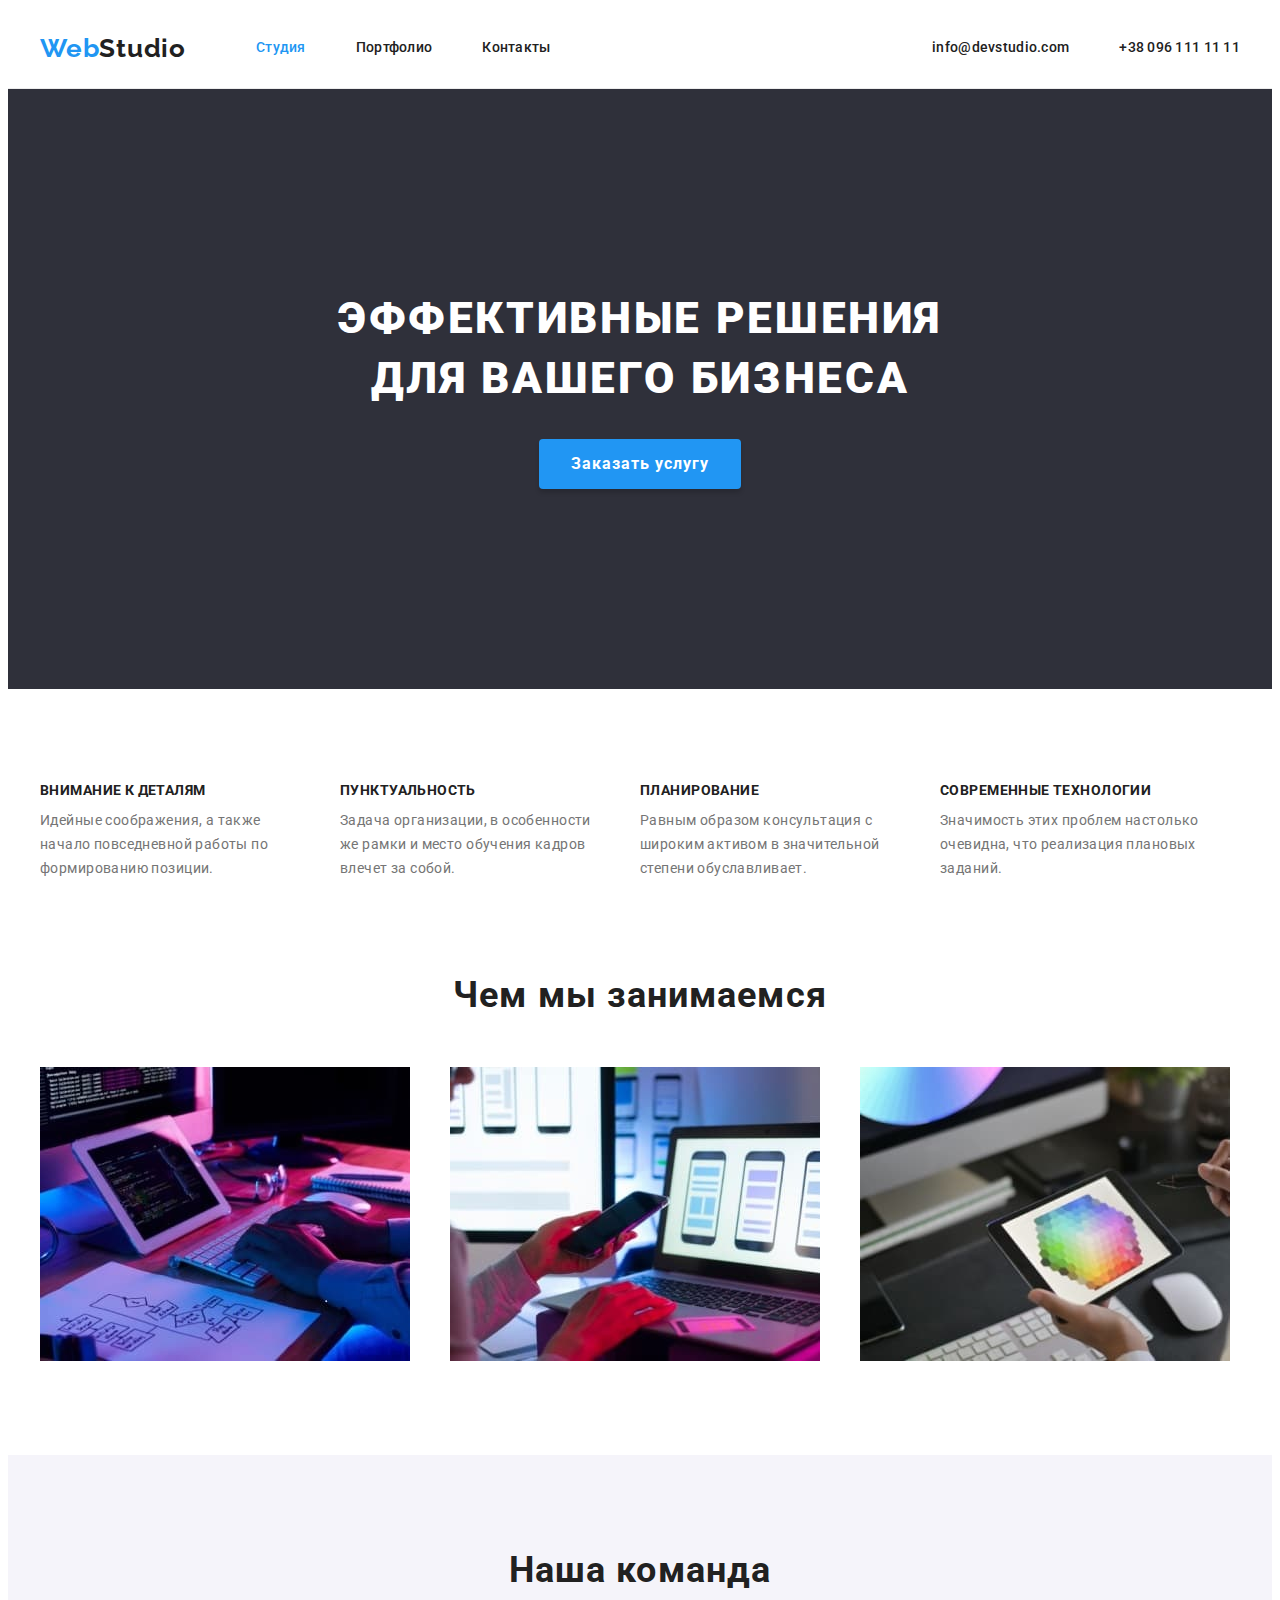
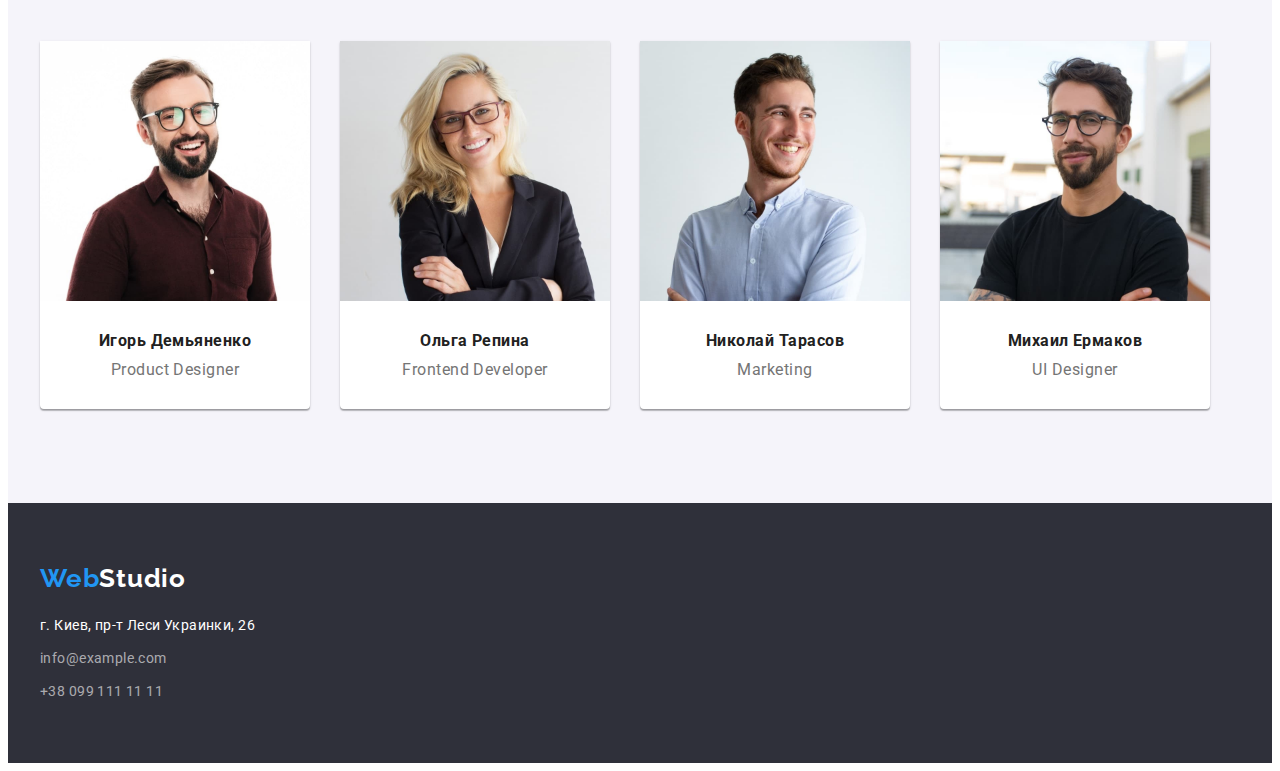
<file: index.html>
<!DOCTYPE html>
<html lang="ru">

<head>
  <meta charset="UTF-8" />
  <meta http-equiv="X-UA-Compatible" content="IE=edge" />
  <meta name="viewport" content="width=device-width, initial-scale=1.0" />
  <link rel="preconnect" href="https://fonts.googleapis.com" />
  <link rel="preconnect" href="https://fonts.gstatic.com" crossorigin />
  <link href="https://fonts.googleapis.com/css2?family=Raleway:wght@700&family=Roboto:wght@400;500;700;900&display=swap"
    rel="stylesheet" />
  <title>WebStudio</title>
  <link rel="stylesheet" href="https://cdnjs.cloudflare.com/ajax/libs/modern-normalize/1.1.0/modern-normalize.min.css"
    integrity="sha512-wpPYUAdjBVSE4KJnH1VR1HeZfpl1ub8YT/NKx4PuQ5NmX2tKuGu6U/JRp5y+Y8XG2tV+wKQpNHVUX03MfMFn9Q=="
    crossorigin="anonymous" referrerpolicy="no-referrer" />
  <link rel="stylesheet" href="./css/styles.css" />
</head>

<body>
  <header class="header">
    <div class="container">
      <a class="header-logo link" href="">
        <span class="logo-color"> Web</span>Studio
      </a>
      <nav class="header-nav cursors">
        <ul class="header-list list">
          <li class="header-item">
            <a href="./index.html" class="header-link link color"> Студия </a>
          </li>
          <li class="header-item">
            <a href="./portfolio.html" class="header-link link">
              Портфолио
            </a>
          </li>
          <li class="header-item">
            <a href="index.html" class="header-link link"> Контакты </a>
          </li>
        </ul>
      </nav>
      <ul class="header-contact list cursors">
        <li class="header-contacts">
          <a class="header-link link" href="mailto:info@devstudio.com">info@devstudio.com
          </a>
        </li>
        <li class="header-contacts">
          <a class="header-link link" href="tel:+380961111111">+38 096 111 11 11
          </a>
        </li>
      </ul>
    </div>
  </header>
  <main>
    <section class="hero">
      <div class="container">
        <h1 class="hero-title">
          Эффективные решения<br />
          для вашего бизнеса
        </h1>
        <button class="hero-btn cursors" type="button">
          Заказать услугу
        </button>
      </div>
    </section>
    <section>
      <div class="container">
        <ul class="hero-list list">
          <li class="hero-item">
            <h3 class="hero-top-text">Внимание к деталям</h3>
            <p class="hero-text">
              Идейные соображения, а также<br />
              начало повседневной работы по<br />
              формированию позиции.
            </p>
          </li>
          <li class="hero-item">
            <h3 class="hero-top-text">Пунктуальность</h3>
            <p class="hero-text">
              Задача организации, в особенности<br />
              же рамки и место обучения кадров<br />
              влечет за собой.
            </p>
          </li>
          <li class="hero-item">
            <h3 class="hero-top-text">Планирование</h3>
            <p class="hero-text">
              Равным образом консультация с<br />
              широким активом в значительной<br />
              степени обуславливает.
            </p>
          </li>
          <li class="hero-item">
            <h3 class="hero-top-text">Современные технологии</h3>
            <p class="hero-text">
              Значимость этих проблем настолько<br />
              очевидна, что реализация плановых<br />
              заданий.
            </p>
          </li>
        </ul>
      </div>
    </section>
    <section class="section-work">
      <div class="container">
        <h2 class="about-title title">Чем мы занимаемся</h2>
        <ul class="about-list list">
          <li class="about-item">
            <img src="./images/box-img-1.jpg" alt="людина створює сайт" width="370" height="294" />
          </li>
          <li class="about-item">
            <img src="./images/box-img-2.jpg" alt="людина створює мобіьний додаток" width="370" height="294" />
          </li>
          <li class="about-item">
            <img src="./images/box-img-3.jpg" alt="людина створює графічну картинку" width="370" height="294" />
          </li>
        </ul>
      </div>
    </section>
    <section class="about-team">
      <div class="container">
        <h2 class="about-team-title title">Наша команда</h2>
        <ul class="about-team-list list">
          <li class="about-team-item">
            <img src="./images/img-1.jpg" alt="Игорь Демьяненко Product Designer" width="270" height="260" />
            <div class="team-desk">
              <h3 class="about-img">Игорь Демьяненко</h3>
              <p class="about-work">Product Designer</p>
            </div>
          </li>
          <li class="about-team-item">
            <img src="./images/img-2.jpg" alt="фото Ольги Репиной" width="270" height="260" />
            <div class="team-desk">
              <h3 class="about-img">Ольга Репина</h3>
              <p class="about-work" lang="en">Frontend Developer</p>
            </div>
          </li>
          <li class="about-team-item">
            <img src="./images/img-3.jpg" alt="фото Николая Тарасова" width="270" height="260" />
            <div class="team-desk">
              <h3 class="about-img">Николай Тарасов</h3>
              <p class="about-work" lang="en">Marketing</p>
            </div>
          </li>
          <li class="about-team-item">
            <img src="./images/img-4.jpg" alt="фото Михаила Ермакова" width="270" height="260" />
            <div class="team-desk">
              <h3 class="about-img">Михаил Ермаков</h3>
              <p class="about-work" lang="en">UI Designer</p>
            </div>
          </li>
        </ul>
      </div>
    </section>
  </main>
  <footer class="footer">
    <div class="container">
      <a class="footer-logo link" href="">
        <span class="logo-color">Web</span>Studio
      </a>
      <ul class="footer-list list">
        <li class="footer-item">
          <a class="footer-address"> г. Киев, пр-т Леси Украинки, 26 </a>
        </li>
        <li class="footer-item">
          <a class="footer-mailto link top-tex" href="mailto:info@example.com">info@example.com</a>
        </li>
        <li class="footer-item">
          <a class="footer-tel link top-tex" href="tel:+380991111111">+38 099 111 11 11</a>
        </li>
      </ul>
    </div>
  </footer>
</body>

</html>
</file>
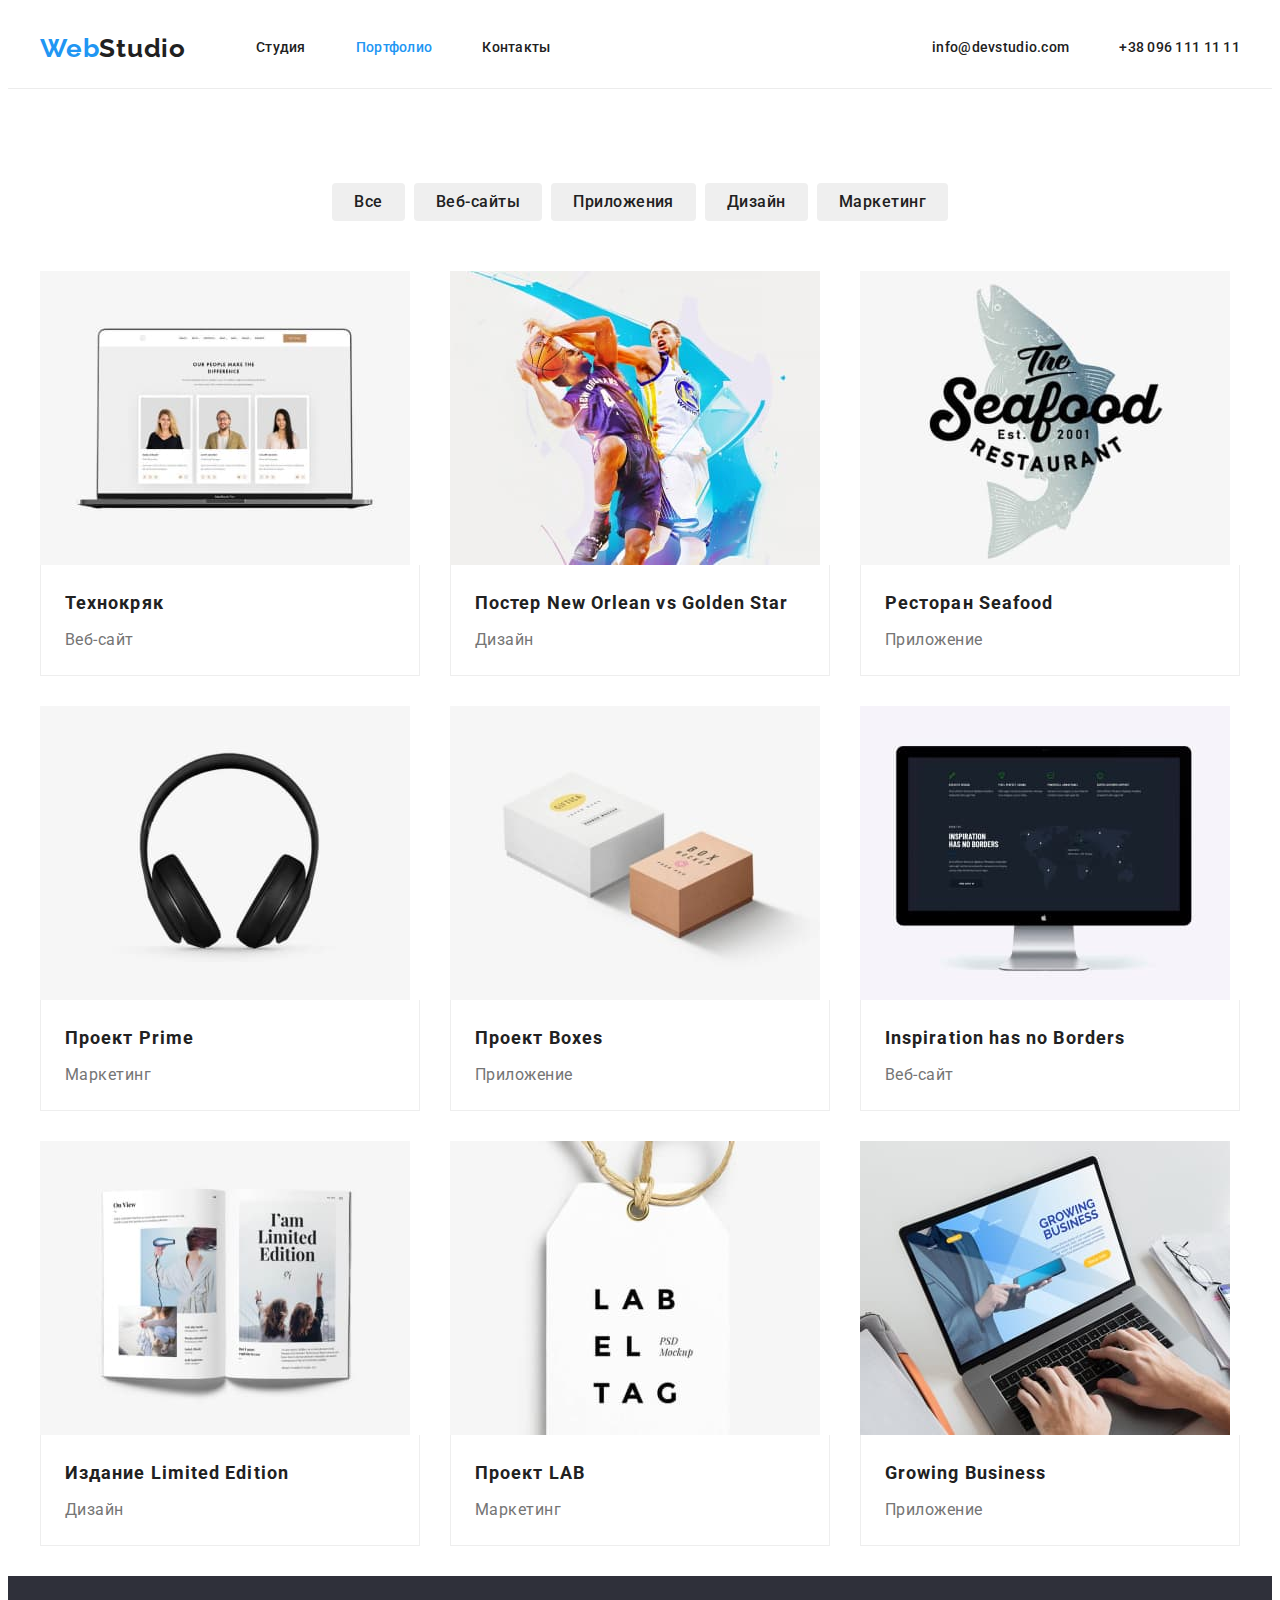
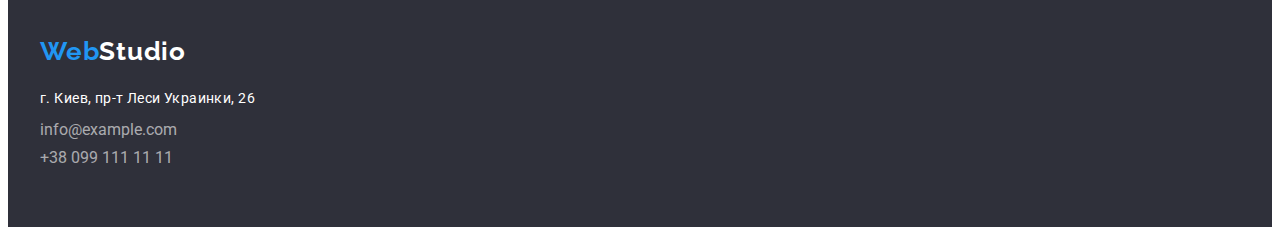
<file: portfolio.html>
<!DOCTYPE html>
<html lang="ru">

<head>
  <meta charset="UTF-8" />
  <meta http-equiv="X-UA-Compatible" content="IE=edge" />
  <meta name="viewport" content="width=device-width, initial-scale=1.0" />
  <link rel="preconnect" href="https://fonts.googleapis.com" />
  <link rel="preconnect" href="https://fonts.gstatic.com" crossorigin />
  <link href="https://fonts.googleapis.com/css2?family=Raleway:wght@700&family=Roboto:wght@400;500;700;900&display=swap"
    rel="stylesheet" />
  <title>Portfolio</title>
  <link rel="stylesheet" href="https://cdnjs.cloudflare.com/ajax/libs/modern-normalize/1.1.0/modern-normalize.min.css"
    integrity="sha512-wpPYUAdjBVSE4KJnH1VR1HeZfpl1ub8YT/NKx4PuQ5NmX2tKuGu6U/JRp5y+Y8XG2tV+wKQpNHVUX03MfMFn9Q=="
    crossorigin="anonymous" referrerpolicy="no-referrer" />
  <link rel="stylesheet" href="./css/styles.css" />
</head>

<body>
  <header class="header">
    <div class="container">
      <a class="header-logo link" href="">
        <span class="logo-color">Web</span>Studio
      </a>
      <nav class="header-nav cursors">
        <ul class="header-list list">
          <li class="header-item">
            <a href="./index.html" class="header-link link">Студия</a>
          </li>
          <li class="header-item">
            <a href="./portfolio.html" class="header-link link color">Портфолио</a>
          </li>
          <li class="header-item">
            <a href="./index.html" class="header-link link">Контакты</a>
          </li>
        </ul>
      </nav>
      <ul class="header-contact list cursors">
        <li class="header-contacts"">
          <a class=" header-link link" href="mailto:info@devstudio.com">info@devstudio.com</a>
        </li>
        <li class="header-contacts">
          <a class="header-link link" href="tel:+380961111111">+38 096 111 11 11</a>
        </li>
      </ul>
    </div>
  </header>
  <main>
    <section class="hero-section">
      <div class="container">
        <ul class="section-list list">
          <li class="btn-item"><button class="btn-title">Все</button>
          </li>
          <li class="btn-item">
            <button class="btn-title">Веб-сайты</button>
          </li>
          <li class="btn-item">
            <button class="btn-title">Приложения</button>
          </li>
          <li class="btn-item">
            <button class="btn-title">Дизайн</button>
          </li>
          <li class="btn-item">
            <button class="btn-title">Маркетинг</button>
          </li>
        </ul>
        <ul class="projects-list list">
          <li class="projects-item">
            <img src="./images/img1.jpg" alt="зображення веб-сайта на ноутбуці" width="370" height="294" />
            <div class="projects-box">
              <h3 class="projects-title">Технокряк</h3>
              <p class="projects-sub-title">Веб-сайт</p>
            </div>
          </li>
          <li class="projects-item">
            <img src="./images/img2.jpg" alt="двоє баскетболістів" width="370" height="294" />
            <div class="projects-box">
              <h3 class="projects-title">Постер New Orlean vs Golden Star</h3>
              <p class="projects-sub-title">Дизайн</p>
            </div>
          </li>
          <li class="projects-item">
            <img src="./images/img3.jpg" alt="емблема ресторану Seafood" width="370" height="294" />
            <div class="projects-box">
              <h3 class="projects-title">Ресторан Seafood</h3>
              <p class="projects-sub-title">Приложение</p>
            </div>
          </li>
          <li class="projects-item">
            <img src="./images/img4.jpg" alt="чорні навушники" width="370" height="294" />
            <div class="projects-box">
              <h3 class="projects-title">Проект Prime</h3>
              <p class="projects-sub-title">Маркетинг</p>
            </div>
          </li>
          <li class="projects-item">
            <img src="./images/img5.jpg" alt="дві паперові коробки" width="370" height="294" />
            <div class="projects-box">
              <h3 class="projects-title">Проект Boxes</h3>
              <p class="projects-sub-title">Приложение</p>
            </div>
          </li>
          <li class="projects-item">
            <img src="./images/img6.jpg" alt="зображення веб-сайта на моніторі" width="370" height="294" />
            <div class="projects-box">
              <h3 class="projects-title">Inspiration has no Borders</h3>
              <p class="projects-sub-title">Веб-сайт</p>
            </div>
          </li>
          <li class="projects-item">
            <img src="./images/img7.jpg" alt="розгорнутий журнал" width="370" height="294" />
            <div class="projects-box">
              <h3 class="projects-title">Издание Limited Edition</h3>
              <p class="projects-sub-title">Дизайн</p>
            </div>
          </li>
          <li class="projects-item">
            <img src="./images/img8.jpg" alt="біла табличка з текстом" width="370" height="294" />
            <div class="projects-box">
              <h3 class="projects-title">Проект LAB</h3>
              <p class="projects-sub-title">Маркетинг</p>
            </div>
          </li>
          <li class="projects-item">
            <img src="./images/img9.jpg" alt="руки набирають текст на ноутбуці" width="370" height="294" />
            <div class="projects-box">
              <h3 class="projects-title">Growing Business</h3>
              <p class="projects-sub-title">Приложение</p>
            </div>
          </li>
        </ul>
      </div>
    </section>
  </main>

  <footer class="footer">
    <div class="container">
      <a class="footer-logo link" href="">
        <span class="logo-color">Web</span>Studio
      </a>
      <ul class="footer-list list">
        <li class="footer-item">
          <a class="footer-address">
            г. Киев, пр-т Леси Украинки, 26
          </a>
        </li>
        <li class="footer-item">
          <a class="footer-mailto link" href="mailto:info@example.com">info@example.com</a>
        </li>
        <li class="footer-item">
          <a class="footer-tel link" href="tel:+380991111111">+38 099 111 11 11</a>
        </li>
      </ul>
    </div>
  </footer>
</body>

</html>
</file>
<file: css/styles.css>
html {
  box-sizing: border-box;
}

* *::before *::after {
  box-sizing: border-box;
}

:root {
  --main-btn-color: #ffffff;
  --second-btm-color: #212121;
  --main-title-color: #ffffff;
  --second-title-color: #212121;
  --third-title-color: #757575;
  --footer-link-color: rgba(255, 255, 255, 0.6);
  --accente-color: #2196f3;
  --typical-margin: 30px;
}

body {
  font-family: "Roboto", sans-serif;
  color: #757575;
}

p,
h1,
h2,
h3,
h4,
h5,
h6 {
  margin: 0;
}

ul,
ol {
  margin: 0;
  padding-left: 0;
}

button {
  cursor: pointer;
}

img {
  display: block;
}

section {
  padding-top: 94px;
}

.list {
  list-style: none;
}

.link {
  text-decoration: none;
}

.container {
  width: 1200px;
  margin: 0 auto;
  padding-left: 15px;
  padding-right: 15px;
}

/*-----header---------*/
.list {
  list-style: none;
}

.link {
  text-decoration: none;
}

.top-tex {
  font-size: 14px;
  line-height: 1.71;
  letter-spacing: 0.03em;
}

.title {
  font-size: 36px;
  line-height: 1.17;
  text-align: center;
  letter-spacing: 0.03em;
}

.head {
  background-color: #ffffff;
}

.logo-color {
  color: var(--accente-color);
}

/*------------------------------------HEADER--------------------*/
.header {
  border-bottom: 1px solid #ececec;
}

.header .container {
  display: flex;
  align-items: center;
}

.header-list {
  display: flex;
  align-items: center;
}

.header-list.header-item: not (: last-child) {
  margin-right: 50px;
}

.header-nav {
  display: flex;
}

.header-list .header-link {
  display: block;
  padding-top: 32px;
  padding-bottom: 32px;
}

.header-link {
  display: block;
  padding-top: 32px;
  padding-bottom: 32px;
}

.header-link,
.header-tel {
  font-weight: 500;
  font-size: 14px;
  line-height: 1.14;
  letter-spacing: 0.02em;
  color: #212121;
}

.color {
  color: var(--accente-color);
}

.header-logo {
  display: flex;
  margin-right: 70px;

  font-family: "Raleway", sans-serif;
  font-weight: 700;
  font-size: 26px;
  line-height: 1.19;
  letter-spacing: 0.03em;
  color: var(--second-title-color);
}

.header-contact {
  display: flex;
  margin-left: auto;
}

.header-link:hover,
.header-link:focus,
.header-tel:hover,
.header-tel:focus {
  color: var(--accente-color);
}

.header-item:not(:last-child) {
  margin-right: 50px;
}

.header-link:not(:last-child) {
  margin-right: 50px;
}

.header-contacts:not(:last-child) {
  margin-right: 50px;
}

/*------------------------------------HERO--------------------*/
.hero {
  padding-top: 200px;
  padding-bottom: 200px;
  background-color: #2f303a;
  text-align: center;
}


.section-list {
  display: flex;
  margin-bottom: 50px;
  justify-content: center;
}

.btn-item:not(:last-child) {
  margin-right: 9px;
}

.hero-btn:focus,
.hero-btn:hover {
  background: #188ce8;
  box-shadow: 0px 4px 4px rgba(0, 0, 0, 0.15);
  border-radius: 4px;
}

.hero-content {
  display: flex;
}

.hero-list {
  display: flex;
}

.hero-btn {
  text-align: center;
  padding: 10px 32px;
  min-width: 200px;
  font-family: inherit;
  font-weight: 700;
  font-size: 16px;
  line-height: 1.88;
  letter-spacing: 0.06em;
  background-color: var(--accente-color);
  color: var(--main-btn-color);
  box-shadow: 0px 4px 4px rgba(0, 0, 0, 0.15);
  border-radius: 4px;
  border: transparent;
}

.hero-title {
  margin-top: 200;
  margin-bottom: 30px;

  font-weight: 900;
  font-size: 44px;
  line-height: 1.36;
  text-align: center;
  letter-spacing: 0.06em;
  text-transform: uppercase;
  color: var(--main-title-color);
}

.hero-item {
  width: 270px;
}

.hero-item:not(:last-child) {
  margin-right: 30px;
}

.hero-top-text .hero-text {
  display: flex;
}

.btn-title:hover,
.btn-title:focus {
  background-color: var(--accente-color);
  color: var(--main-btn-color);
  border: var(--accente-color);
}

.btn-title {
  display: inline;
  border-radius: 4px;
  padding: 6px 22px;
  min-width: 73px;
  text-align: center;
  border: transparent;
}

.hero-text {
  font-size: 14px;
  line-height: 1.71;
  letter-spacing: 0.03em;
  color: var(--third-title-color);
}

.hero-top-text {
  margin-bottom: 10px;

  font-size: 14px;
  line-height: 1.14;
  letter-spacing: 0.03em;
  text-transform: uppercase;
  color: var(--second-title-color);
}

.btn-title {
  font-family: inherit;
  font-weight: 500;
  font-size: 16px;
  line-height: 1.62;
  text-align: center;
  letter-spacing: 0.03em;
  color: var(--second-title-color);
}

/*------------------------------------ABOUT--------------------*/

.about-title {
  margin-bottom: 50px;
  text-align: center;
  color: var(--second-title-color);
}

/*------------------------------------ABOUT TEAM-----------------*/

.about-list {
  display: flex;
  margin-left: -30px;
  font-size: 36px;
  line-height: 1.17;
  text-align: center;

}

.section-work {
  padding-bottom: 94px;
}

.about-item {
  flex-basis: calc((100% / 3) - 30px);
  margin-left: 30px;
}

.about-team {
  padding-top: 94px;
  padding-bottom: 94px;
  background: #f5f4fa;
}

.about-team-list {
  display: flex;
  gap: 30px;
  text-align: center;
}

.about-team-item {
  flex-basis: calc((100% / 4) - 30px);
  background: #ffffff;
  box-shadow: 0px 1px 3px rgba(0, 0, 0, 0.12), 0px 1px 1px rgba(0, 0, 0, 0.14),
    0px 2px 1px rgba(0, 0, 0, 0.2);
  border-radius: 0px 0px 4px 4px;
}

.about-team-title {
  margin-bottom: 50px;
  font-size: 36px;
  line-height: 1.17;
  text-align: center;
  justify-content: center;
  color: var(--second-title-color);
}

.about-img {
  margin-bottom: 10px;
  font-size: 16px;
  line-height: 1.19;
  letter-spacing: 0.03em;
  color: var(--second-title-color);
}

.about-work {
  line-height: 1.19;
  text-align: center;
  letter-spacing: 0.03em;
  color: var(--third-title-color);
}

.team-desk {
  padding-top: 30px;
  padding-right: 30px;
  padding-bottom: 30px;
  padding-left: 30px;
}

/*------------------------------------PROJECT-----------------*/

.projects-list {
  display: flex;
  margin-left: -30px;
  flex-wrap: wrap;
}

.projects-item {
  flex-basis: calc((100% / 3) - 30px);
  margin-left: 30px;
  margin-bottom: 30px;
}

.projects-box {
  padding-top: 20px;
  padding-right: 24px;
  padding-bottom: 20px;
  padding-left: 24px;

  border-right: 1px solid #EEEEEE;
  ;
  border-bottom: 1px solid #EEEEEE;
  ;
  border-left: 1px solid #EEEEEE;
  ;
}

.projects-title {
  margin-bottom: 4px;
  font-size: 18px;
  line-height: 2;
  letter-spacing: 0.06em;
  color: var(--second-title-color);
}

.projects-sub-title {
  line-height: 1.88;
  letter-spacing: 0.03em;
  color: var(--third-title-color);
}

/*------------------------------------FOOTER-----------------*/

footer {
  padding-top: 60px;
  padding-bottom: 60px;
  background-color: #2f303a;
}

.footer-logo {
  display: block;
  margin-bottom: 20px;
  font-family: "Raleway", sans-serif;
  font-weight: 700;
  font-size: 26px;
  line-height: 1.19;
  letter-spacing: 0.03em;
  color: var(--main-title-color);
}

.footer-address {
  font-style: normal;
  font-size: 14px;
  line-height: 1.71;
  letter-spacing: 0.03em;
  color: var(--main-title-color);
}

.footer-item:not(:last-child) {
  margin-bottom: 9px;
}

.footer-mailto:hover,
.footer-mailto:focus,
.footer-tel:hover,
.footer-tel:focus {
  color: var(--footer-link-color);
}

.footer-address:hover,
.footer-address:focus {
  color: var(--main-btn-color);
}

.footer-mailto,
.footer-tel {
  color: var(--footer-link-color);
}
</file>
